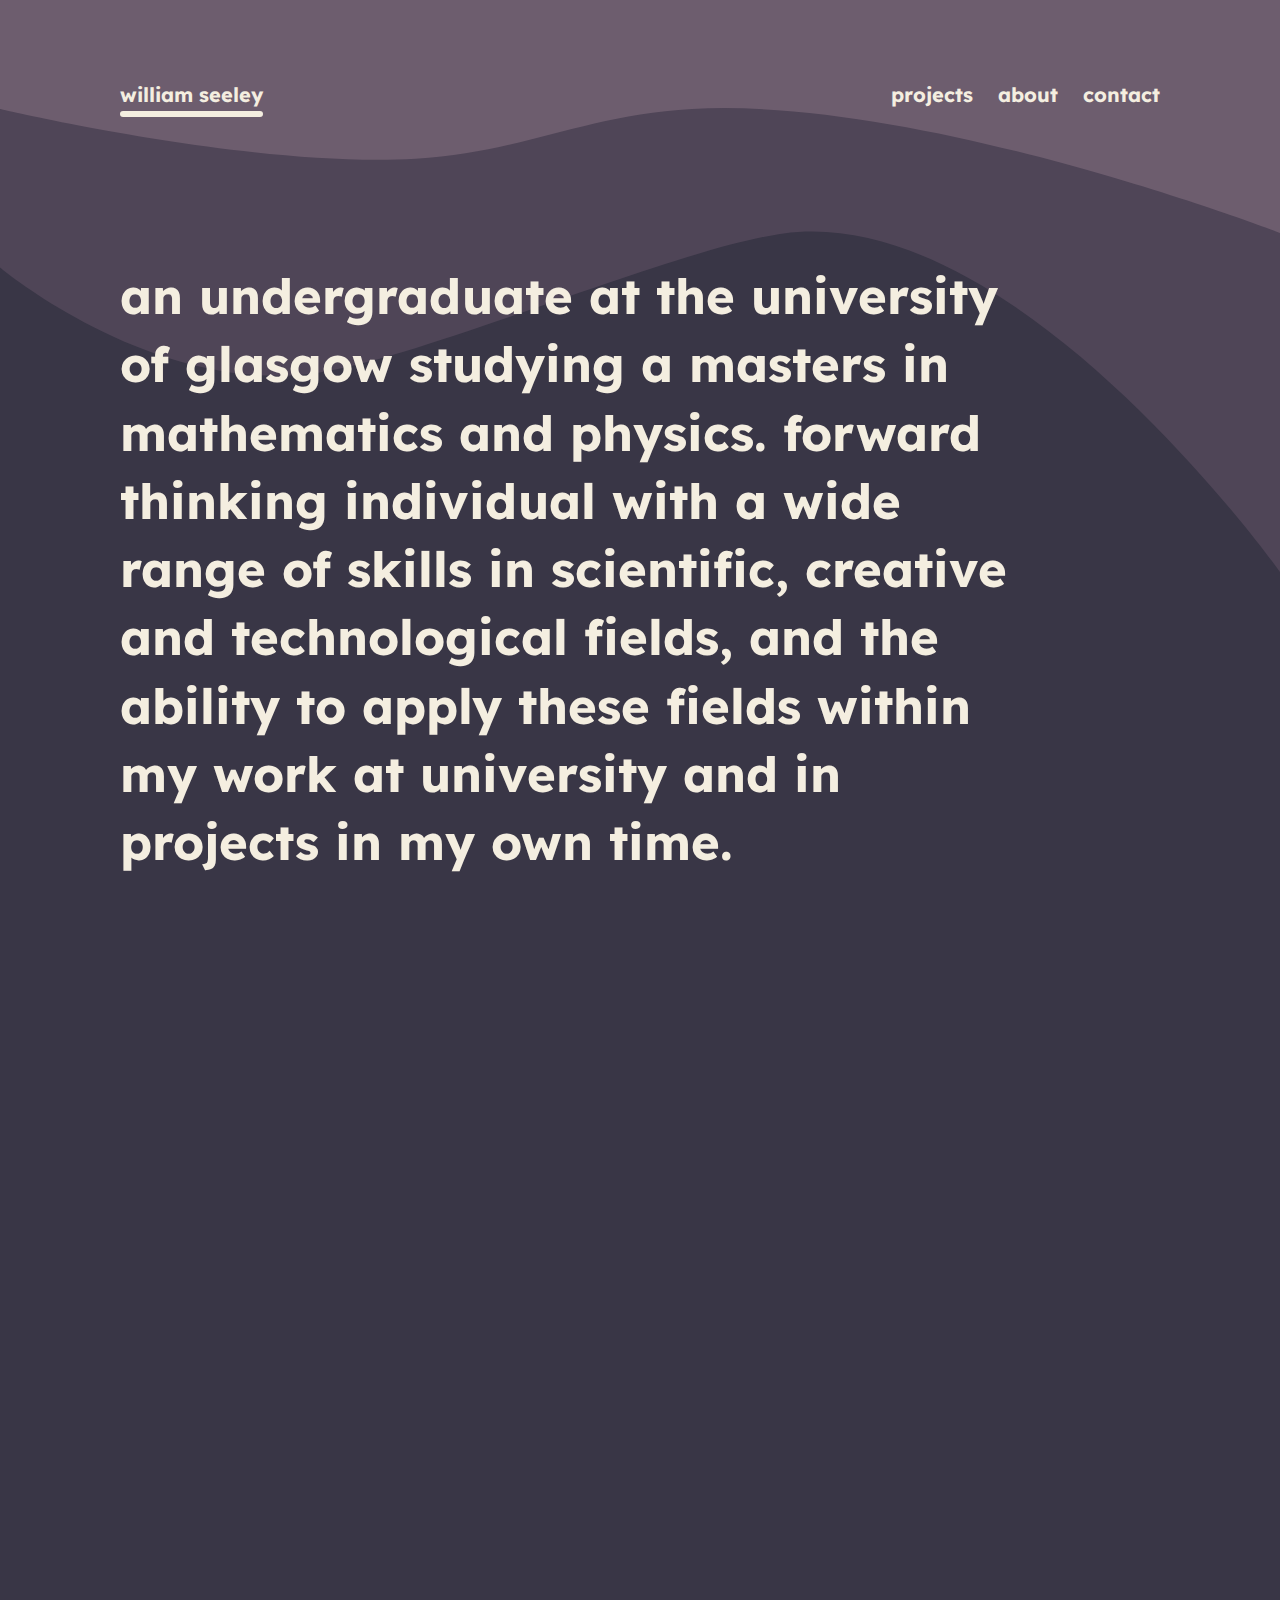
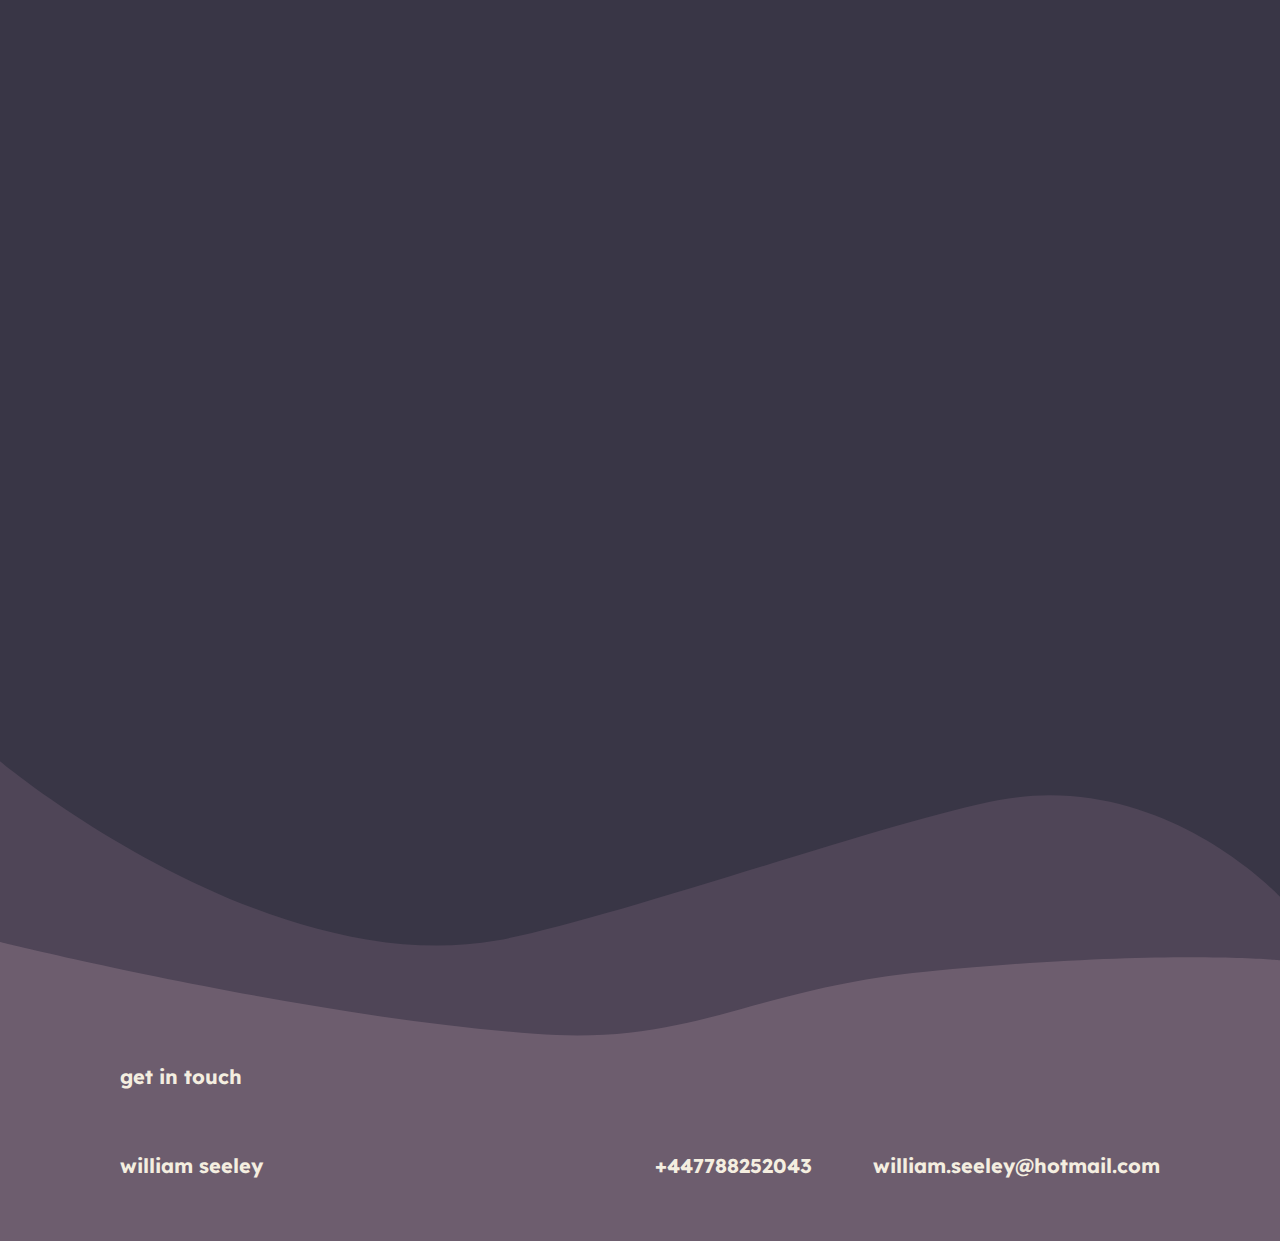
<file: index.html>
<!DOCTYPE html>
<html lang="en">
<head>
    <meta charset="UTF-8">
    <meta name="viewport" content="width=device-width, initial-scale=1.0">
    <link rel="stylesheet" href="index.css">
    <link rel="preconnect" href="https://fonts.googleapis.com">
    <link rel="preconnect" href="https://fonts.gstatic.com" crossorigin>
    <link href="https://fonts.googleapis.com/css2?family=Barlow:wght@400;600&family=Cabin:wght@400;600;700&family=Crimson+Text:wght@400;600&family=Inconsolata&family=Inder&family=Lexend:wght@500;700&family=Raleway:wght@400;600;700&family=Supermercado+One&display=swap" rel="stylesheet">
    <title>William Seeley</title>
</head>
<body>
<div class="pointer"></div>
<div class="curve headercurve2"></div>
<div class="curve headercurve1"></div>

<div class="wrapper">
    <ul class="header">
        <li class="home"><a href="index.html">william seeley</a></li>
        <li class="projects-page"><a href="projects.html">projects</a></li>
        <li class="about"><a href="about.html">about</a></li>
        <li class="contact"><a href="contact.html">contact</a></li>
    </ul>
    <p class="summary fade-in">
        An undergraduate at the University of Glasgow studying a masters in Mathematics and Physics. Forward thinking individual with a wide range of skills in scientific, creative and technological fields, and the ability to apply these fields within my work at university and in projects in my own time.
    </p>
    <div class="cv-grid">
        <p class="fade-in">education and qualifications</p>
        <p class="sub-text fade-in">five a’s at higher level in maths, physics, chemistry, french and english. an a and two b’s in french, maths and physics at advanced higher respectively. head boy at earlston high school and in charge of many different leadership roles within the senior school. On track for a first on an MSci Physics with Mathematics degree.</p>
        <p class="fade-in">achievements and skills</p>
        <p class="sub-text fade-in">
            Experienced in Python, JavaScript and proficient in using HTML and CSS. Front-end coding language experience is from building many different sites and applications, seen on the projects page. Python knowledge comes from data analysis of experimental results, using matplotlib, pandas and numPy within my university degree. 
            <br><br>
            Experience in Figma, using it to initially design all apps and sites to help with organisation throughout my projects. 
            <br><br>
            Designed logos for societies in my university such as GUUNICEF and Glasgow University Cheerleading. 
            <br><br>
            Taught students with conditional university offers maths as part of the Widening Participation Summer School at the University of Glasgow.
        
        </p>
    </div>

    <div class="projects">
        <div class="projects-grid">
            <div class="project-info fade-in">
                <h2>projects</h2>
                <p>take a look at what ive learnt from my projects</p>
                <a class="btn" href="projects.html">more</a>
            </div>
            <div class="project fade-in">
                <img src="journal.png" alt="website to journal thoughts">
            </div>
            <div class="project fade-in">
                <img src="minesweeper.png" alt="website to play minesweeper">
            </div>
            <div class="project fade-in">
                <img src="londonunderground.png" alt="website to look at a map pf the london underground">
            </div>
        </div>
    </div>
    <div class="footer-container">
        <p>get in touch</p>
        <ul class="footer">
            <li class="home"><a href="index.html">william seeley</a></li>
            <li class="mobile"><a href="">+447788252043</a></li>
            <li class="email"><a href="">william.seeley@hotmail.com</a></li>
        </ul>
    </div>  
</div>

<div class="curve footercurve2"></div>
<div class="curve footercurve1"></div>

    <script src="index.js"></script>
    <script src="animation-appear.js"></script>
</body>
</html>
</file>
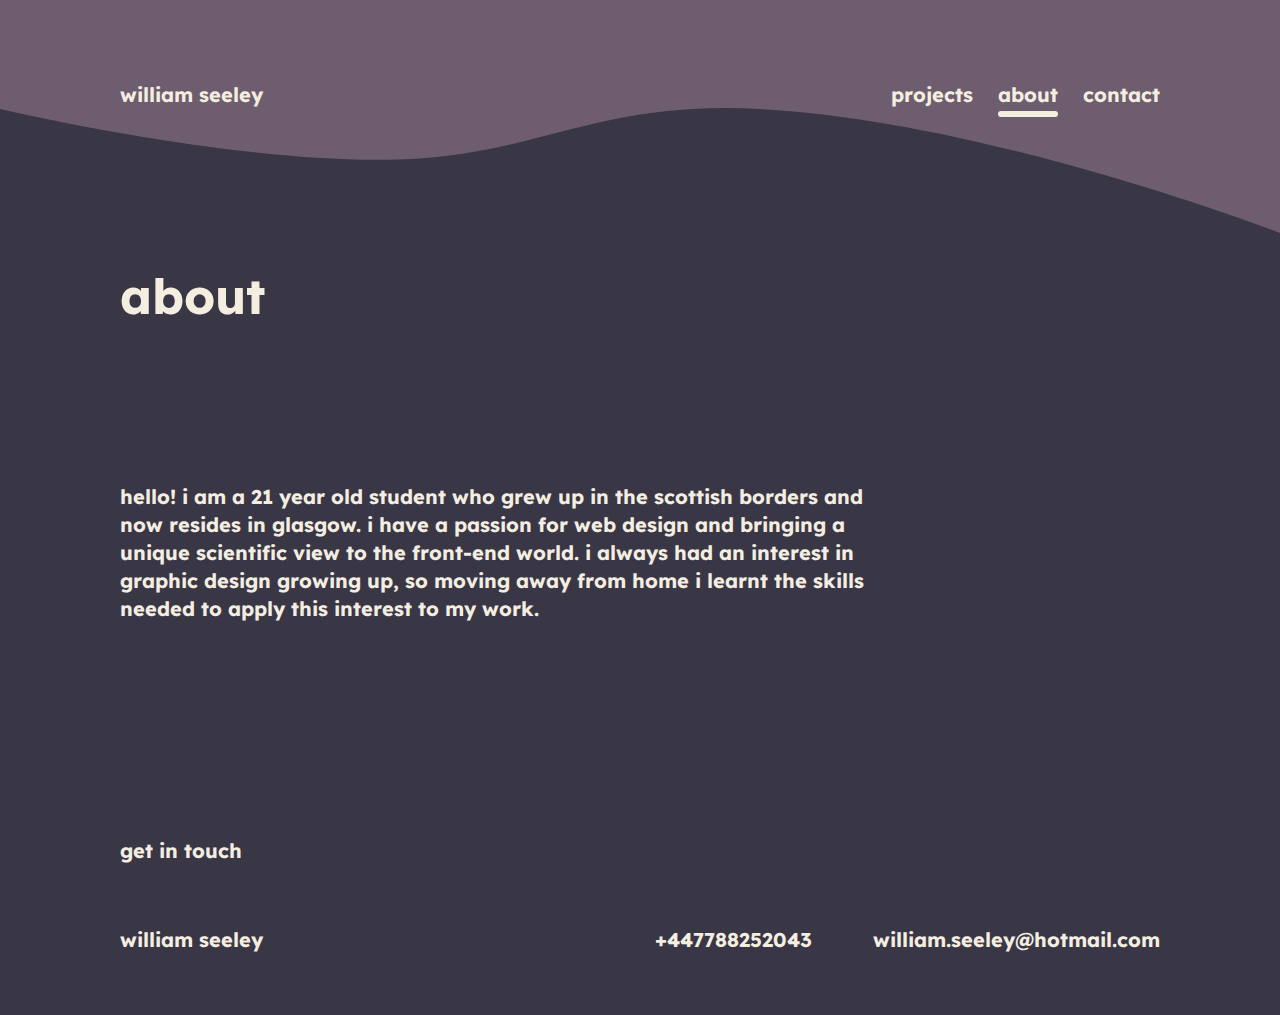
<file: about.html>
<!DOCTYPE html>
<html lang="en">
<head>
    <meta charset="UTF-8">
    <meta name="viewport" content="width=device-width, initial-scale=1.0">
    <link rel="stylesheet" href="index.css">
    <link rel="stylesheet" href="secondary.css">
    <link rel="preconnect" href="https://fonts.googleapis.com">
    <link rel="preconnect" href="https://fonts.gstatic.com" crossorigin>
    <link href="https://fonts.googleapis.com/css2?family=Barlow:wght@400;600&family=Cabin:wght@400;600;700&family=Crimson+Text:wght@400;600&family=Inconsolata&family=Inder&family=Lexend:wght@500;700&family=Raleway:wght@400;600;700&family=Supermercado+One&display=swap" rel="stylesheet">
    <title>William Seeley</title>
</head>
<body>
<div class="pointer"></div>
<div class="curve headercurve1"></div>
<div class="wrapper">
    <ul class="header">
        <li class="home"><a href="index.html">william seeley</a></li>

        <li class="projects-page"><a href="projects.html">projects</a></li>
        <li class="about"><a href="about.html">about</a></li>
        <li class="contact"><a href="contact.html">contact</a></li>
    </ul>
    <p class="page-title fade-in">about</p>
    <p class="info-text fade-in">
        Hello! I am a 21 year old student who grew up in the Scottish Borders and now resides in Glasgow. I have a passion for web design and bringing a unique scientific view to the front-end world. I always had an interest in graphic design growing up, so moving away from home I learnt the skills needed to apply this interest to my work. 
    </p>        
    <div class="footer-container">
        <p>get in touch</p>
        <ul class="footer">
            <li class="home"><a href="index.html">william seeley</a></li>
            <li class="mobile"><a href="">+447788252043</a></li>
            <li class="email"><a href="">william.seeley@hotmail.com</a></li>
        </ul>
    </div> 
</div>
    <script src="index.js"></script>
    <script src="animation-appear.js"></script>
</body>
</html>
</file>
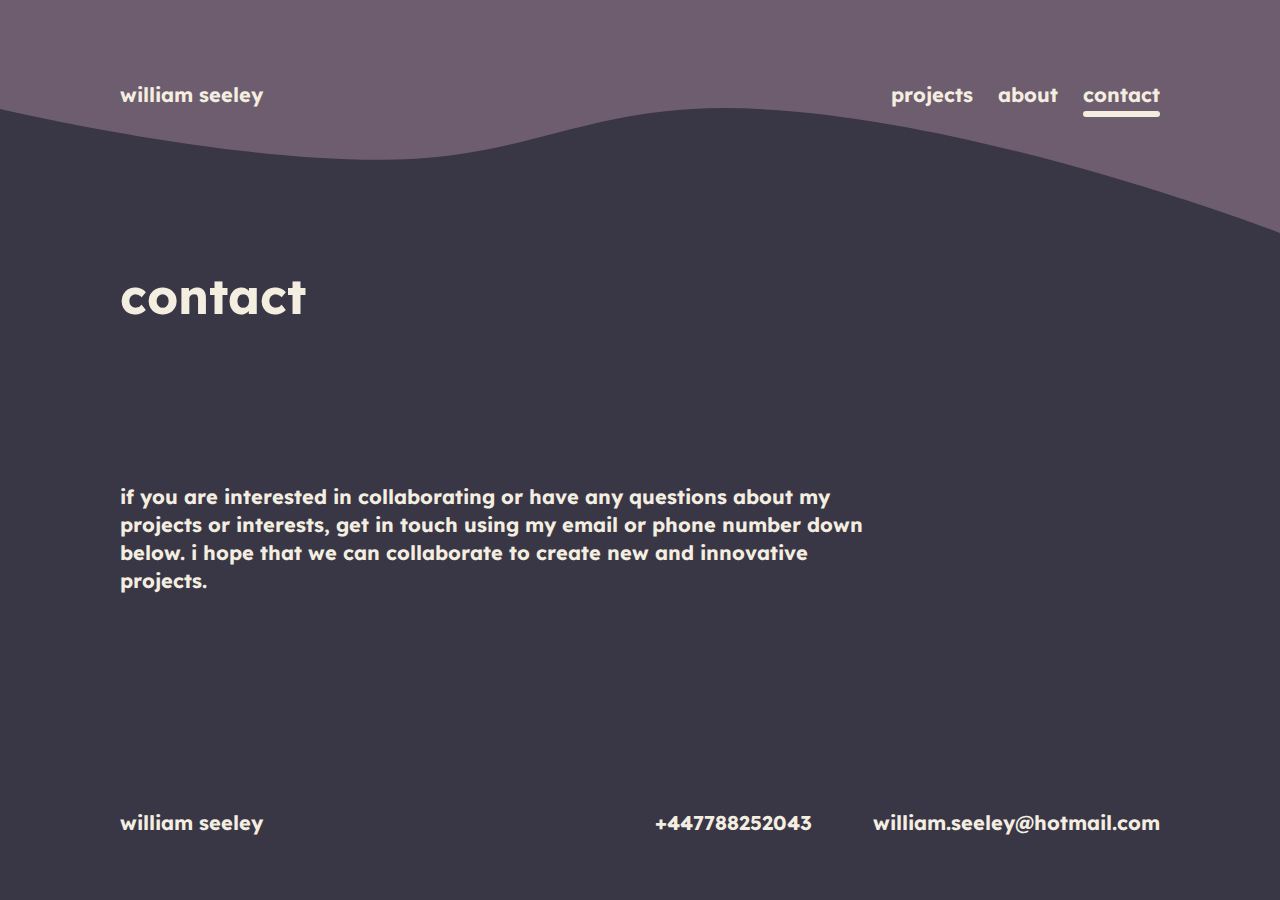
<file: contact.html>
<!DOCTYPE html>
<html lang="en">
<head>
    <meta charset="UTF-8">
    <meta name="viewport" content="width=device-width, initial-scale=1.0">
    <link rel="stylesheet" href="index.css">
    <link rel="stylesheet" href="secondary.css">
    <link rel="preconnect" href="https://fonts.googleapis.com">
    <link rel="preconnect" href="https://fonts.gstatic.com" crossorigin>
    <link href="https://fonts.googleapis.com/css2?family=Barlow:wght@400;600&family=Cabin:wght@400;600;700&family=Crimson+Text:wght@400;600&family=Inconsolata&family=Inder&family=Lexend:wght@500;700&family=Raleway:wght@400;600;700&family=Supermercado+One&display=swap" rel="stylesheet">
    <title>William Seeley</title>
</head>
<body>
<div class="pointer"></div>
<div class="curve headercurve1"></div>
<div class="wrapper">
    <ul class="header">
        <li class="home"><a href="index.html">william seeley</a></li>

        <li class="projects-page"><a href="projects.html">projects</a></li>
        <li class="about"><a href="about.html">about</a></li>
        <li class="contact"><a href="contact.html">contact</a></li>
    </ul>
    <p class="page-title fade-in">contact</p>
    <p class="info-text fade-in">If you are interested in collaborating or have any questions about my projects or interests, get in touch using my email or phone number down below. I hope that we can collaborate to create new and innovative projects.</p>
    <div class="footer-container">
        <ul class="footer">
            <li class="home"><a href="index.html">william seeley</a></li>
            <li class="mobile"><a href="">+447788252043</a></li>
            <li class="email"><a href="">william.seeley@hotmail.com</a></li>
        </ul>
    </div> 
</div>
    <script src="index.js"></script>
    <script src="animation-appear.js"></script>
</body>
</html>
</file>
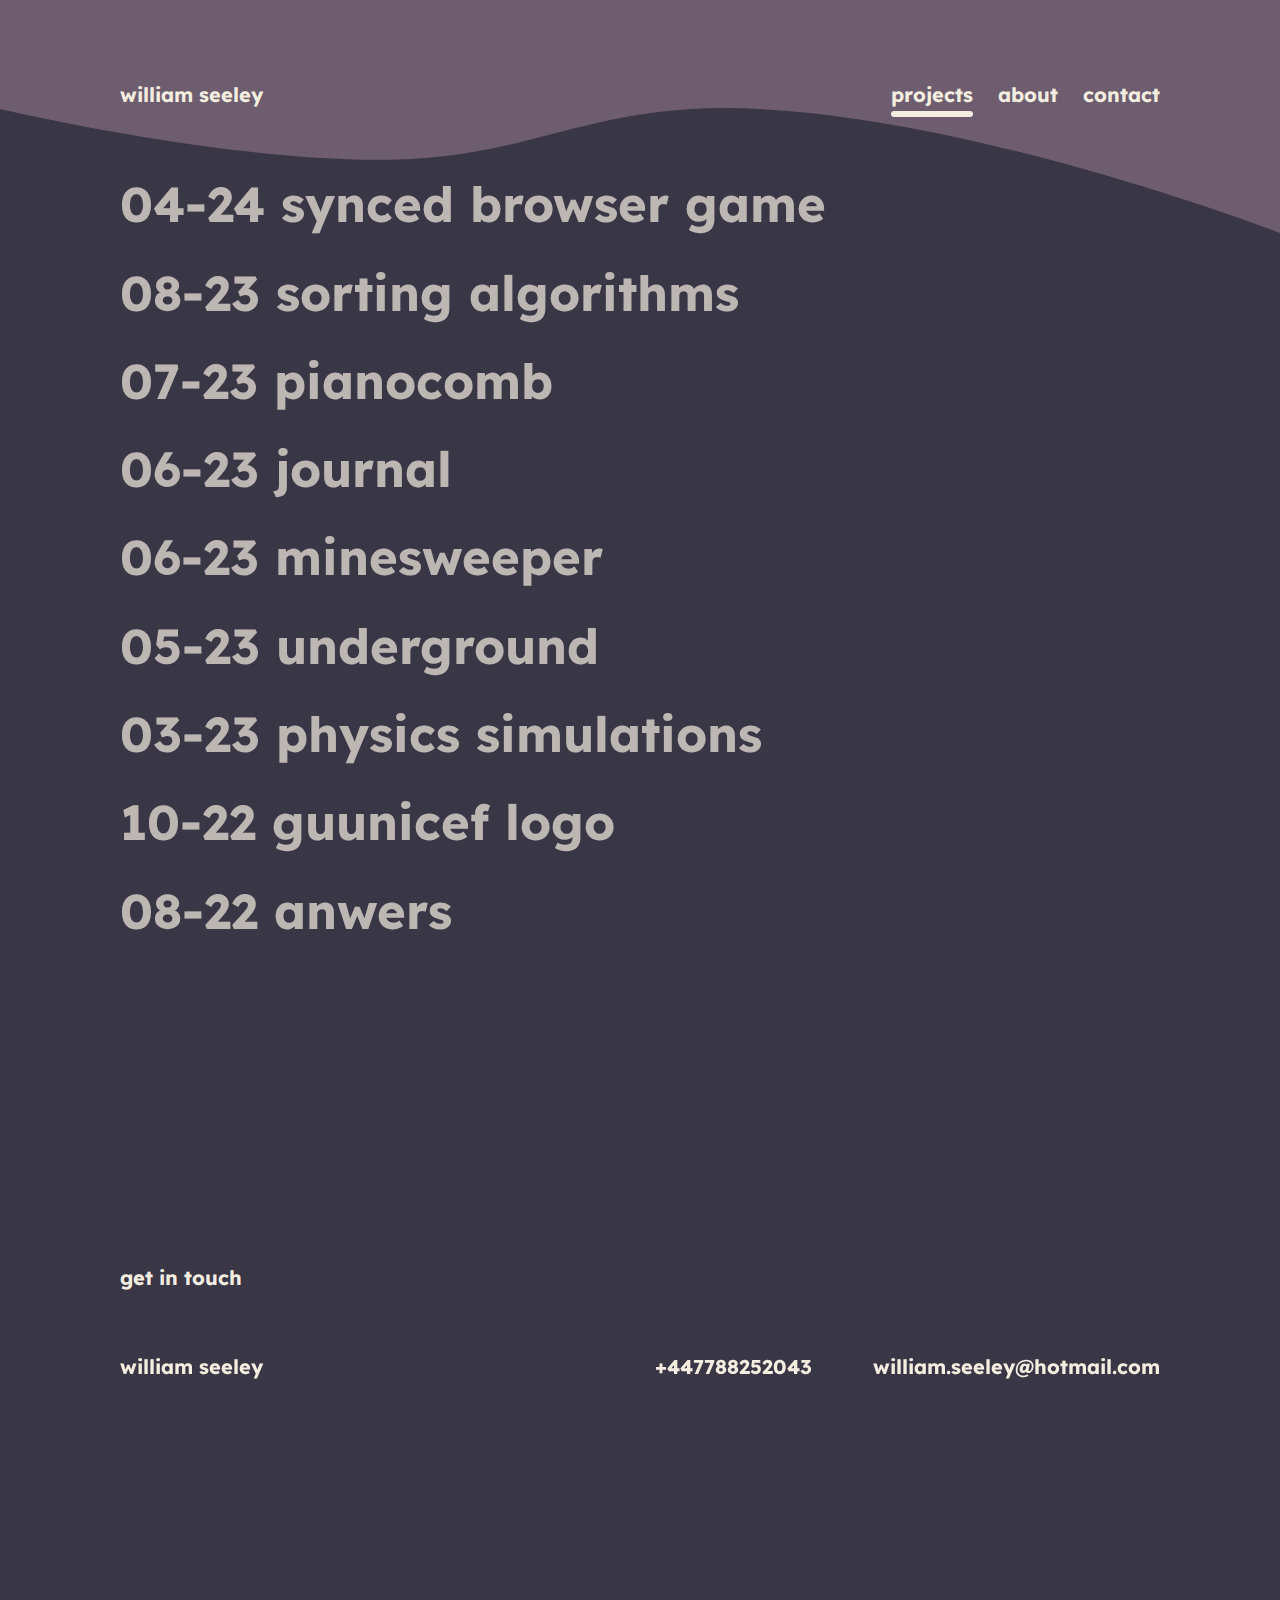
<file: projects.html>
<!DOCTYPE html>
<html lang="en">
<head>
    <meta charset="UTF-8">
    <meta name="viewport" content="width=device-width, initial-scale=1.0">
    <link rel="stylesheet" href="index.css">
    <link rel="stylesheet" href="secondary.css">
    <link rel="preconnect" href="https://fonts.googleapis.com">
    <link rel="preconnect" href="https://fonts.gstatic.com" crossorigin>
    <link href="https://fonts.googleapis.com/css2?family=Barlow:wght@400;600&family=Cabin:wght@400;600;700&family=Crimson+Text:wght@400;600&family=Inconsolata&family=Inder&family=Lexend:wght@500;700&family=Raleway:wght@400;600;700&family=Supermercado+One&display=swap" rel="stylesheet">
    <title>William Seeley</title>
</head>
<body>
<div class="pointer"></div>
<div class="curve headercurve1"></div>
<div class="wrapper">
    <ul class="header">
        <li class="home"><a href="index.html">william seeley</a></li>
        
        <li class="projects-page"><a href="projects.html">projects</a></li>
        <li class="about"><a href="about.html">about</a></li>
        <li class="contact"><a href="contact.html">contact</a></li>
    </ul>
    <div class="project-roller">
        <div class="project-container staggered">
            <a onclick="appearcontent(event)"> 04-24 synced browser game</a>
            <div class="hidden-content">
                <video autoplay loop muted>
                    <source src="synced.mp4" type="video/mp4">
                </video>
                <p>I approached this project intending to learn how to use React. I felt this would be important due to the large back end that comes with browser games. I was working with a team to produce this word game, and it was my duty to design and create the front end for the game. </p>
            </div>
        </div>
        <div class="project-container staggered">
            <a onclick="appearcontent(event)"> 08-23 sorting algorithms</a>
            <div class="hidden-content">
                <video autoplay loop muted>
                    <source src="sorting-algos.mp4" type="video/mp4">
                </video>
            <p>whilst using python and javascript libraries such as numpy, i found it interesting how they sorted arrays. i wanted to try and create my own variation on these sorting algorithms and show visually how they worked, as well as creating something i enoyed looking at. i learnt more about sorting algorithms and gained an understanding of functions that i regularly use in my code.</p>
            </div>
        </div>
        <div class="project-container staggered">
            <a onclick="appearcontent(event)"> 07-23 pianocomb</a>
            <div class="hidden-content">
                <video autoplay loop muted>
                    <source src="pianocomb.mp4" type="video/mp4">
                </video>
                <p>Similarly to minesweeper this required a lot of logic, however this logic was more complicated than that of a simple square as the shape was irregular, each row having a different number of hexagons and offset from the last. I also took my very basic knowledge of musical notes and chords to create this new take on a piano. This was the first time working with .mp3 files, they were a good example for something that can be altered with a user input such as the volume and different modes of this instrument. </p>
            </div>
        </div>
        <div class="project-container staggered">
            <a onclick="appearcontent(event)"> 06-23 journal</a>
            <div class="hidden-content">
                <video autoplay loop muted>
                    <source src="journal_site.mp4" type="video/mp4">
                </video>
                <p>For this site, I focused on the look over the content. I felt it was important to look at the UI and UX of projects as well as functionality so this was a step into the design world. Organising my css and javascript code was a big part of this project, knowing that if I were to work as a team it would be necessary that my code is readable and easy to explain, I did this by commenting, sectioning and using utility classes and custom css properties, allowing me to make a day and night theme.  </p>
            </div>
        </div>
        <div class="project-container staggered">
            <a onclick="appearcontent(event)"> 06-23 minesweeper</a>
            <div class="hidden-content">
                <video autoplay loop muted>
                    <source src="minesweeper_clone.mp4" type="video/mp4">
                </video>
                <p>Minesweeper became a hobby of mine, and so I had a very good understanding of the logic behind the game. I used this knowledge to create a clone of the game so I could play without the internet! I thought it would be a challenge to apply this logic and it was my first time using javaScript to create elements but was eventually able to create and design my own take on the game. I was able to use local storage to log my own best times despite refreshing. </p>
            </div>
        </div>
        <div class="project-container staggered">
            <a onclick="appearcontent(event)"> 05-23 underground</a>
            <div class="hidden-content">
                <video autoplay loop muted>
                    <source src="underground_map.mp4" type="video/mp4">
                </video>
                <p>With this project I wanted to get more comfortable using SVGs. I designed like with previous projects a layout on figma and used its features to export my tube lines as SVGs. Another learning point from this point was a custom scrollbar that used ::before and ::after pseudo elements to effectively make the scroll bar look like a tube line; it would also update automatically depending on how many tube stations there were. </p>
            </div>
        </div>
        <div class="project-container staggered">
            <a onclick="appearcontent(event)"> 03-23 physics simulations</a>
            <div class="hidden-content">
                <video autoplay loop muted>
                    <source src="physics-sims.mp4" type="video/mp4">
                </video>
                <p>in my third year of studies, i took a module in rigid and deformable bodies. this inspired me to simulate a double pendulum using numerical methods. i first created the pendulum in python using matplotlib but to give me more freedom on the design and customisation of the variables involved, i recreated the simulation on javascript. later on in summer i wanted to investigate 3D simulations with three.js leading me to create a bead falling down a helix with differing radii, at varying gravities. lastly i wanted to try graphing functions without using any libraries, eventually creating a "rollercoaster" that simulated a point riding a polynomial. </p>
            </div>
        </div>
        <div class="project-container staggered">
            <a onclick="appearcontent(event)"> 10-22 guunicef logo</a>
            <div class="hidden-content">
                <img src="guunicef-logo.jpg" alt="Glasgow University Unicef Society logo">
                <p>I was tasked with designing the new logo of the University of Glasgow Unicef Society. I took inspiration from the Unicef logo and made it unique to Glasgow. After many iterations, I ended up with the above logo. It has been used on University of Glasgow merchandise and social media accounts. Designing this logo was a good exercise in design and working through a design process.</p>
            </div>
        </div>
        <div class="project-container staggered">
            <a onclick="appearcontent(event)"> 08-22 anwers</a>
            <div class="hidden-content">
                <video autoplay loop muted>
                    <source src="anwers_site.mp4" type="video/mp4">
                </video>
                <p>This website was a much larger time investment than previous projects, with a team of friends we discovered the world of django and so could now use our knowledge of python learnt through university, to work on a back-end of a website. Django was also used to create log-in forms and page templates making it easier to create new content on the site. Throughout this project my ability to code vanilla html, css and javaScript improved vastly. Being the main front-end developer on this project gave me lots of experience in overcoming different problems that would come up in future projects.</p>
            </div>
        </div>
        <div class="project-container staggered">
            <a onclick="appearcontent(event)"> 01-22 conversion app</a>
            <div class="hidden-content">
                <video autoplay loop muted>
                    <source src="conversion_app.mp4" type="video/mp4">
                </video>
                <p>The conversion app was my first step into using javascript, using it to make this app that would convert lengths, weights and temperatures into any other units, this became remarkably helpful throughout my second year at uni. I also was getting used to using css-properties like grid and pseudo elements such as :hover.</p>
            </div>
        </div>
        <div class="project-container staggered">
            <a onclick="appearcontent(event)"> 10-21 webextension</a>
            <div class="hidden-content">
                <video autoplay loop muted>
                    <source src="webextension.mp4" type="video/mp4">
                </video>
                <p>The webextension was the first time I worked with Google's developer mode, it helped me learn more about animation and was a good stepping stone into other small projects. It was part of a hacktable hackathon, with the aim to help cut down on one's internet carbon footprint.</p>
            </div>
        </div>
        
    </div>
    <div class="footer-container">
        <p>get in touch</p>
        <ul class="footer">
            <li class="home"><a href="index.html">william seeley</a></li>
            <li class="mobile"><a href="">+447788252043</a></li>
            <li class="email"><a href="">william.seeley@hotmail.com</a></li>
        </ul>
    </div> 
</div>
    <script src="index.js"></script>
    <script src="animation-appear.js"></script>
</body>
</html>
</file>
<file: index.css>
/* custom properties + Dark Theme*/
:root{
    --bc-color:#393646;
    --fc-main:rgb(244, 238, 224);
    --fc-secondary:rgba(244, 238, 224, 0.7);

    --ff: Lexend, 'sans-serif';
    --fw-regular: 400;
    --fw-semibold:600;

    --step-0: clamp(1.13rem, calc(1.08rem + 0.22vw), 1.25rem);
    --step-1: clamp(1.35rem, calc(1.28rem + 0.37vw), 1.56rem);
    --step-2: clamp(1.62rem, calc(1.50rem + 0.58vw), 1.95rem);
    --step-3: clamp(1.94rem, calc(1.77rem + 0.87vw), 2.44rem);
    --step-4: clamp(2.33rem, calc(2.08rem + 1.25vw), 3.05rem);
    --step-5: clamp(2.80rem, calc(2.45rem + 1.77vw), 3.82rem);
}
@media (prefers-color-scheme: dark){
    :root{
    --bc-color:#393646;
    --fc-main:rgb(244, 238, 224);
    --fc-secondary:rgba(244, 238, 224, 0.7);
    }
}

/* Global Properties to entire page*/
*{
    text-transform: lowercase;
}

html{
    color-scheme: light dark;
}

body{
    color: var(--fc-main);
    font-family:var(--ff);
    font-weight: 700;
    background: var(--bc-color);
    line-height: 1.4;
    margin: 0;
    padding: 0;
    box-sizing: border-box;
    position: relative;
}

h1,h2,h3,p{
    font-size: inherit;
    font-weight: inherit;
    margin: 0;
}

/* custom cursor */
.pointer{
    opacity: 0;
    position: fixed;
    pointer-events: none;
    border-radius: 50%;
    width: calc(0.5*var(--step-0));
    height: calc(0.5*var(--step-0));
    background: var(--fc-main);
    transition: top 75ms, left 75ms, width 400ms, height 400ms;
    z-index: 9999;
}

.pointer.hovered{
    width: var(--step-4);
    height: var(--step-4);
    background: transparent;
    border: 2px solid var(--fc-main);
}

.pointer.button-hovered{
    background:var(--bc-color);
}


.wrapper{
    width: min(100% - 4rem, 65rem);
    margin-inline: auto;
    padding-top: var(--step-0);
    height: 100%;
}

.header{
    position: relative;
    padding: 0;
    margin: 0;
    list-style: none;
    display: flex;
    justify-content: flex-end;
    gap: var(--step-1);
    font-size: var(--step-0);
    margin-top: var(--step-5);
}
.header.just-left{
    justify-content: left;
}

.header>.home{
    position: absolute;
    left: 0;
}

.header>li>a{
    position: relative;
    color: inherit;
    text-decoration: none;
}
.header .active a::after {
    content: '';
    position: absolute;
    width: 100%;
    height: 25%;
    background: var(--fc-main);
    left: 0;
    bottom: -10px;
    border-radius: 100vmax;

  }

.summary{
    margin-block: calc(var(--step-5)*2.5); 
    max-width: 27ch;
    font-size: var(--step-4);
    z-index: 99999;
}


.cv-grid {
    font-size: var(--step-0);
    display: grid;
    grid-template-columns: 1fr 3fr;
    grid-column-gap: var(--step-5);
    grid-row-gap: var(--step-5);
    padding-block: var(--step-2);
    margin-bottom: calc(var(--step-5)*2.5);
}

.sub-text{
    color: var(--fc-secondary);

}

.footer-container{
    display: flex;
    flex-direction: column;
    gap: var(--step-5);
    font-size: var(--step-0);
    padding-block: var(--step-5);
    bottom: 0;
}

.footer{
    font-size: var(--step-0);
    position: relative;
    padding: 0;
    margin: 0;
    list-style: none;
    display: flex;
    justify-content: flex-end;
    gap: var(--step-5);
}

.footer>.home{
    position: absolute;
    left: 0;
}

.footer>li>a{
    color: inherit;
    text-decoration: none;
}

.projects-grid{
    margin-top: var(--step-5);
    display: grid;
    width: 100%;
    height: calc(var(--step-5)*10);
    grid-template-columns: repeat(2, 1fr);
    grid-template-rows: repeat(2, calc(var(--step-5)*5));
    column-gap: calc(var(--step-0)*1);
    row-gap: calc(var(--step-0)*0.2);
    margin-bottom: calc(var(--step-5)*2.5);
}

.project-info{
    display: flex;
    flex-direction: column;
    font-size: var(--step-0);
    gap: var(--step-0);
    align-items: left;
}

.project-info h2{
    font-size: var(--step-4);
}

.project-info p{
    max-width: 35ch;
    color: var(--fc-secondary);
}

.project-info a{
    text-decoration: none;
    color: var(--fc-main);
    outline: none;
    padding-block: calc(var(--step-0)*0.5);
    padding-inline: var(--step-1);
    margin-right: auto;
    font-weight: 600;
    background: none;
    border: 3px solid var(--fc-main);
    border-radius: 100vmax;
    font-size: var(--step-0);
    transition: all 200ms ease;
}

.project-info a:hover,
.project-info a:focus,
.project-info a:active{
    color:var(--bc-color);
    background: var(--fc-main);
}

.project{
    position: relative;
    object-fit: cover;
    overflow: hidden;
}

.project>img{
    inline-size: 100%;
    aspect-ratio: 16/9;
}
.fade-in{
    opacity: 0;
    transition: opacity 2s ease;
}

.visible{
    opacity: 1;
}
.staggered{
    opacity: 0;
    transition: opacity 1.5s ease;
}
.curve{
    position: absolute;
    inline-size: 100%;
    background-repeat: no-repeat;
    z-index: -5;
}

/* parallax effect */
.headercurve1{
    top: 0;
    aspect-ratio: 1440/262;
    background-image: url(headercurve1.svg);
}
.headercurve2{
    top: 0;
    aspect-ratio: 1440/644;
    background-image: url(headercurve2.svg);
}
.footercurve1{
    bottom: 0;
    aspect-ratio: 1440/337;
    background-image: url(footercurve1.svg);
}
.footercurve2{
    bottom: 0;
    aspect-ratio: 1440/540;
    background-image: url(footercurve2.svg);
}

/* media query adjusting for small screens*/
@media (max-width: 630px) {
    .header{
        justify-content: right;
        gap: var(--step-0);
        font-size: var(--step-0);
        margin-top: var(--step-0);
    }

    .summary{
        margin-top: calc(var(--step-3)); 
        margin-bottom: calc(var(--step-5)*2);
        font-size: var(--step-3);
    }

    .cv-grid {
        display: grid;
        grid-template-columns: 1fr ;
        grid-row-gap: var(--step-1);
        padding-block: 0;
        font-size: calc(var(--step-0)*0.9);
        margin-bottom: var(--step-5);
    }
    .sub-text{
        max-width: 95vw;
    }

    .projects-grid{
        display: block;
        width: 100%;
        height: auto;
        grid-template-columns: repeat(1, 1fr);
        grid-template-columns: repeat(1, 1fr);
        row-gap: calc(var(--step-0)*0);
        margin-block:auto ;
    }
    .project{
        display: none;
    }
    .project-info h2{
        font-size: var(--step-2);
    }
    

    .footer{
        font-size: var(--step-0);
        position: relative;
        padding: 0;
        margin: 0;
        list-style: none;
        display: flex;
        flex-direction: column;
        justify-content: flex-end;
        gap: var(--step-5);
    }
    .footer>.home{
        display: none;
    }
}
/* adjusting for mobile*/
@media (max-width: 475px) {
    .header .active  {
        display: none;
    }
}
</file>
<file: secondary.css>
/* custom properties + Dark Theme*/
:root{
    --bc-color:#393646;
    --fc-main:rgb(244, 238, 224);
    --fc-secondary:rgba(244, 238, 224, 0.7);

    --ff: Lexend, 'sans-serif';
    --fw-regular: 400;
    --fw-semibold:600;

    --step-0: clamp(1.13rem, calc(1.08rem + 0.22vw), 1.25rem);
    --step-1: clamp(1.35rem, calc(1.28rem + 0.37vw), 1.56rem);
    --step-2: clamp(1.62rem, calc(1.50rem + 0.58vw), 1.95rem);
    --step-3: clamp(1.94rem, calc(1.77rem + 0.87vw), 2.44rem);
    --step-4: clamp(2.33rem, calc(2.08rem + 1.25vw), 3.05rem);
    --step-5: clamp(2.80rem, calc(2.45rem + 1.77vw), 3.82rem);
}
@media (prefers-color-scheme: dark){
    :root{
    --bc-color:#393646;
    --fc-main:rgb(244, 238, 224);
    --fc-secondary:rgba(244, 238, 224, 0.7);
    }
}

body{
    min-height: 100vh;
}

p.page-title{
    font-size: var(--step-4);
    margin-block: calc(var(--step-5)*2.5);
}
p.info-text{
    font-size: var(--step-0);
    max-width: 55ch;
    margin-bottom: calc(var(--step-5)*2.5);
}

.project-roller{
    margin-block:var(--step-5);
    display: flex;
    flex-direction: column;
}

.project-container{
    display: flex;
    flex-direction: column;
    gap: var(--step-0);
}
.project-container>a{
    cursor: pointer;
    opacity: 70%;
    font-size: var(--step-4);
    transition: opacity 200ms ease;
}
.project-container>a:hover,
.project-container>a:focus,
.project-container>a:active  {
    opacity: 1;
}

.project-container>a.seen{
    opacity: 100%;
}

/* project rolling menu */
.hidden-content{
    pointer-events: none;
    height: 0;
    opacity: 0;
    display: flex;
    flex-direction: column;
    gap: var(--step-0);
    
}
.appear-hidden-content{
    opacity: 1;
    transition: height 0.4s ease, opacity 0.5s ease 0.4s;
}
.hidden-content>p{
    font-size: var(--step-0);
    max-width: 45ch;
}

.hidden-content>video{
    max-width: calc(var(--step-5)*10);
    aspect-ratio: 16/9;
}

.hidden-content>img{
    max-width: calc(var(--step-5)*10);
    aspect-ratio: 16/9;
}

/* Adjust for smaller screens */
@media (max-width: 630px) {
    .project-container>a{
        font-size: var(--step-2);
    }
    .project-container{
        gap: calc(var(--step-0)*0.4);
    }
    .project-roller{
        margin-top:var(--step-5);
        margin-bottom: 0;
        display: flex;
        flex-direction: column;
    }

    p.page-title{
        font-size: var(--step-3);
        margin-block: calc(var(--step-1)*2);
    }
    p.info-text{
        font-size: var(--step-0);
        max-width: 55ch;
        margin-bottom: calc(var(--step-0));
    }
}
</file>
